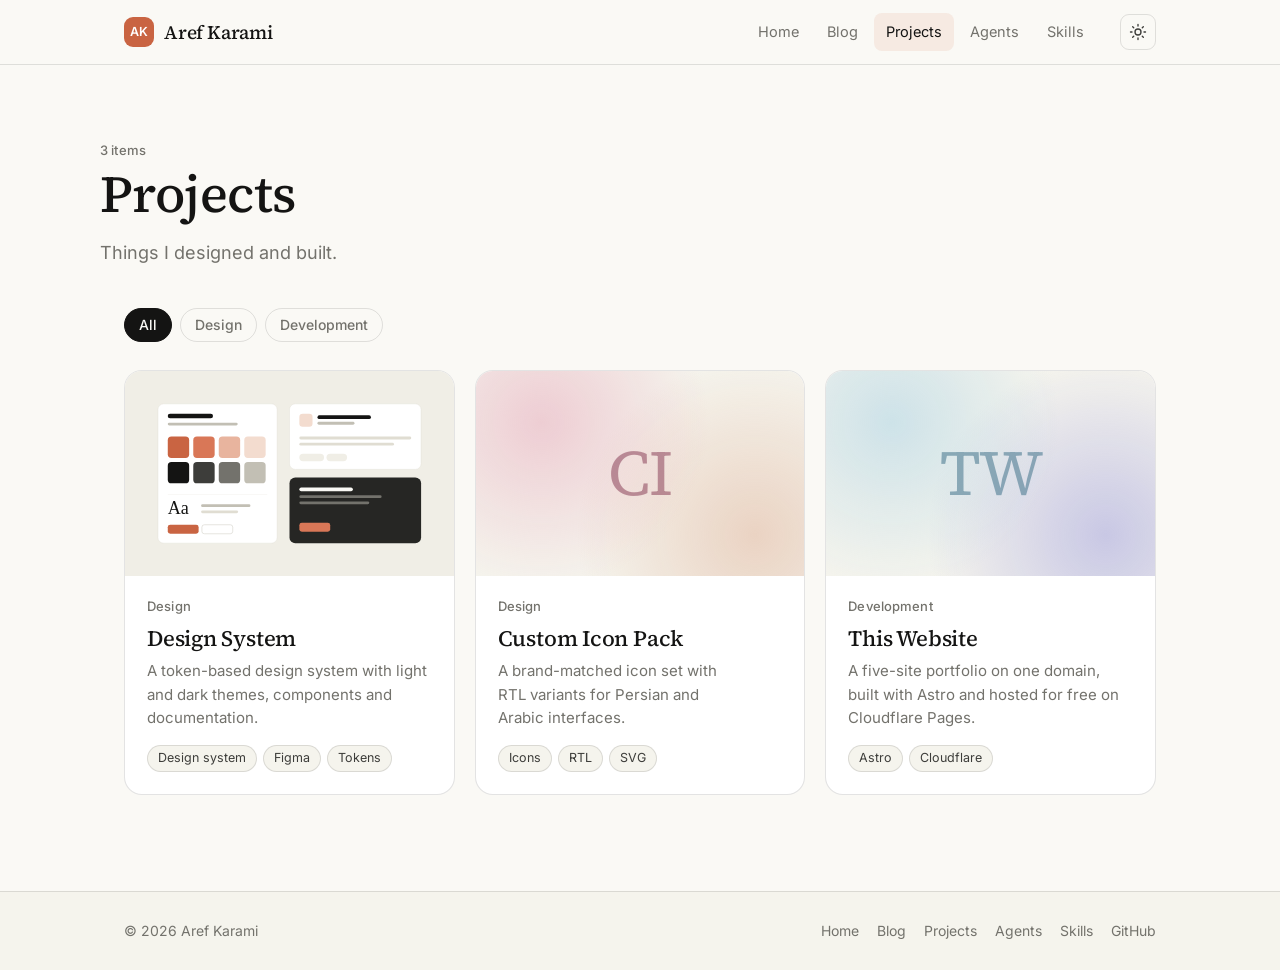
<file: index.html>
<!DOCTYPE html><html lang="en"><head><meta charset="utf-8"><meta name="viewport" content="width=device-width, initial-scale=1"><title>Projects · Aref Karami</title><meta name="description" content="Things I designed and built."><link rel="canonical" href="https://projects.arefkarami.ir/"><link rel="icon" href="/favicon.svg" type="image/svg+xml"><meta property="og:title" content="Projects · Aref Karami"><meta property="og:description" content="Things I designed and built."><meta property="og:url" content="https://projects.arefkarami.ir/"><meta property="og:type" content="website"><meta name="theme-color" content="#faf9f5" media="(prefers-color-scheme: light)"><meta name="theme-color" content="#262624" media="(prefers-color-scheme: dark)"><script>
      // Theme is stored in a cookie on the parent domain, so all subdomains share it.
      (function () {
        var m = document.cookie.match(/(?:^|; )theme=(light|dark)/);
        var t = m ? m[1] : matchMedia('(prefers-color-scheme: dark)').matches ? 'dark' : 'light';
        document.documentElement.dataset.theme = t;
      })();
    </script><link rel="stylesheet" href="/_astro/utils.BnYtddDn.css"><style>.card[data-astro-cid-bjpizn4h]{background:var(--surface);border:1px solid var(--border);border-radius:var(--radius-lg);flex-direction:column;transition:border-color .2s,box-shadow .2s,transform .2s;display:flex;overflow:hidden}.card[data-astro-cid-bjpizn4h]:hover{border-color:var(--border-strong);box-shadow:var(--shadow);transform:translateY(-2px)}.body[data-astro-cid-bjpizn4h]{flex-direction:column;flex:1;gap:8px;padding:20px 22px 22px;display:flex}h3[data-astro-cid-bjpizn4h]{font-size:22px}p[data-astro-cid-bjpizn4h]{color:var(--muted);font-size:15px;line-height:1.55}.tags[data-astro-cid-bjpizn4h]{flex-wrap:wrap;gap:6px;margin-top:auto;padding-top:8px;display:flex}.grid[data-astro-cid-a53tcyy4]{grid-template-columns:repeat(auto-fill,minmax(min(100%,320px),1fr));gap:20px;display:grid}.grid[data-astro-cid-a53tcyy4]>div[data-astro-cid-a53tcyy4]{display:flex}.grid[data-astro-cid-a53tcyy4]>div[data-astro-cid-a53tcyy4]>*{flex:1}.grid[data-astro-cid-a53tcyy4]>div[data-astro-cid-a53tcyy4][hidden]{display:none}.filters[data-astro-cid-a53tcyy4]{flex-wrap:wrap;gap:8px;margin-bottom:28px;display:flex}.filters[data-astro-cid-a53tcyy4] button[data-astro-cid-a53tcyy4]{font:500 14px/1 var(--sans);border:1px solid var(--border);color:var(--muted);cursor:pointer;background:0 0;border-radius:999px;padding:9px 14px}.filters[data-astro-cid-a53tcyy4] button[data-astro-cid-a53tcyy4]:hover{color:var(--text);border-color:var(--border-strong)}.filters[data-astro-cid-a53tcyy4] button[data-astro-cid-a53tcyy4][aria-pressed=true]{background:var(--text);color:var(--bg);border-color:var(--text)}
</style></head><body><header class="header" data-astro-cid-v7r2cqrx><div class="wrap bar" data-astro-cid-v7r2cqrx><a class="brand" href="https://arefkarami.ir/" data-astro-cid-v7r2cqrx><span class="mark" aria-hidden="true" data-astro-cid-v7r2cqrx>AK</span><span class="name" data-astro-cid-v7r2cqrx>Aref Karami</span></a><nav class="nav" aria-label="Sites" data-astro-cid-v7r2cqrx><a href="https://arefkarami.ir/" data-astro-cid-v7r2cqrx>Home</a><a href="https://blog.arefkarami.ir/" data-astro-cid-v7r2cqrx>Blog</a><a href="https://projects.arefkarami.ir/" aria-current="page" data-astro-cid-v7r2cqrx>Projects</a><a href="https://agents.arefkarami.ir/" data-astro-cid-v7r2cqrx>Agents</a><a href="https://skills.arefkarami.ir/" data-astro-cid-v7r2cqrx>Skills</a></nav><button class="theme" type="button" aria-label="Toggle dark mode" data-theme-toggle data-astro-cid-v7r2cqrx><svg class="sun" viewBox="0 0 24 24" width="18" height="18" fill="none" stroke="currentColor" stroke-width="1.8" stroke-linecap="round" data-astro-cid-v7r2cqrx><circle cx="12" cy="12" r="4" data-astro-cid-v7r2cqrx></circle><path d="M12 2v2M12 20v2M4.9 4.9l1.4 1.4M17.7 17.7l1.4 1.4M2 12h2M20 12h2M4.9 19.1l1.4-1.4M17.7 6.3l1.4-1.4" data-astro-cid-v7r2cqrx></path></svg><svg class="moon" viewBox="0 0 24 24" width="18" height="18" fill="none" stroke="currentColor" stroke-width="1.8" stroke-linejoin="round" data-astro-cid-v7r2cqrx><path d="M20.5 14.5A8.5 8.5 0 0 1 9.5 3.5a8.5 8.5 0 1 0 11 11Z" data-astro-cid-v7r2cqrx></path></svg></button></div></header><script type="module">document.querySelector(`[data-theme-toggle]`)?.addEventListener(`click`,()=>{let e=document.documentElement.dataset.theme===`dark`?`light`:`dark`;document.documentElement.dataset.theme=e;let t=location.hostname.endsWith(`arefkarami.ir`)?`; domain=.arefkarami.ir`:``;document.cookie=`theme=${e}; path=/; max-age=31536000; samesite=lax${t}`});</script><main><section class="wrap page-head" data-astro-cid-a53tcyy4><span class="eyebrow" data-astro-cid-a53tcyy4>3 items</span><h1 data-astro-cid-a53tcyy4>Projects</h1><p data-astro-cid-a53tcyy4>Things I designed and built.</p></section><section class="wrap" data-astro-cid-a53tcyy4><div class="filters" role="group" aria-label="Filter by category" data-astro-cid-a53tcyy4><button type="button" aria-pressed="true" data-filter="" data-astro-cid-a53tcyy4>All</button><button type="button" aria-pressed="false" data-filter="Design" data-astro-cid-a53tcyy4>Design</button><button type="button" aria-pressed="false" data-filter="Development" data-astro-cid-a53tcyy4>Development</button></div><div class="grid" data-astro-cid-a53tcyy4><div data-category="Design" data-astro-cid-a53tcyy4><a class="card" href="/design-system/" data-astro-cid-bjpizn4h><div class="cover" style="--h:200" data-astro-cid-2if2at3f><img src="/_astro/design-system.lhpEWJeh_1mV9xe.svg" srcset="/_astro/design-system.lhpEWJeh_ZNM71I.svg 480w, /_astro/design-system.lhpEWJeh_206BkE.svg 800w, /_astro/design-system.lhpEWJeh_Zj8UVB.svg 1200w" alt sizes="(max-width: 700px) 100vw, 540px" loading="lazy" data-astro-cid-2if2at3f="true" decoding="async" width="1600" height="1000"></div><div class="body" data-astro-cid-bjpizn4h><span class="eyebrow" data-astro-cid-bjpizn4h>Design</span><h3 data-astro-cid-bjpizn4h>Design System</h3><p data-astro-cid-bjpizn4h>A token-based design system with light and dark themes, components and documentation.</p><div class="tags" data-astro-cid-bjpizn4h><span class="tag" data-astro-cid-bjpizn4h>Design system</span><span class="tag" data-astro-cid-bjpizn4h>Figma</span><span class="tag" data-astro-cid-bjpizn4h>Tokens</span></div></div></a></div><div data-category="Design" data-astro-cid-a53tcyy4><a class="card" href="/icon-pack/" data-astro-cid-bjpizn4h><div class="cover" style="--h:340" data-astro-cid-2if2at3f><div class="gen" aria-hidden="true" data-astro-cid-2if2at3f><span data-astro-cid-2if2at3f>CI</span></div></div><div class="body" data-astro-cid-bjpizn4h><span class="eyebrow" data-astro-cid-bjpizn4h>Design</span><h3 data-astro-cid-bjpizn4h>Custom Icon Pack</h3><p data-astro-cid-bjpizn4h>A brand-matched icon set with RTL variants for Persian and Arabic interfaces.</p><div class="tags" data-astro-cid-bjpizn4h><span class="tag" data-astro-cid-bjpizn4h>Icons</span><span class="tag" data-astro-cid-bjpizn4h>RTL</span><span class="tag" data-astro-cid-bjpizn4h>SVG</span></div></div></a></div><div data-category="Development" data-astro-cid-a53tcyy4><a class="card" href="/portfolio-site/" data-astro-cid-bjpizn4h><div class="cover" style="--h:200" data-astro-cid-2if2at3f><div class="gen" aria-hidden="true" data-astro-cid-2if2at3f><span data-astro-cid-2if2at3f>TW</span></div></div><div class="body" data-astro-cid-bjpizn4h><span class="eyebrow" data-astro-cid-bjpizn4h>Development</span><h3 data-astro-cid-bjpizn4h>This Website</h3><p data-astro-cid-bjpizn4h>A five-site portfolio on one domain, built with Astro and hosted for free on Cloudflare Pages.</p><div class="tags" data-astro-cid-bjpizn4h><span class="tag" data-astro-cid-bjpizn4h>Astro</span><span class="tag" data-astro-cid-bjpizn4h>Cloudflare</span></div></div></a></div></div></section></main><footer class="footer" data-astro-cid-bmedpnj6><div class="wrap row" data-astro-cid-bmedpnj6><p class="copy" data-astro-cid-bmedpnj6>© 2026 Aref Karami</p><nav aria-label="Footer" data-astro-cid-bmedpnj6><a href="https://arefkarami.ir/" data-astro-cid-bmedpnj6>Home</a><a href="https://blog.arefkarami.ir/" data-astro-cid-bmedpnj6>Blog</a><a href="https://projects.arefkarami.ir/" data-astro-cid-bmedpnj6>Projects</a><a href="https://agents.arefkarami.ir/" data-astro-cid-bmedpnj6>Agents</a><a href="https://skills.arefkarami.ir/" data-astro-cid-bmedpnj6>Skills</a><a href="https://github.com/Aref-karami" rel="me noopener" target="_blank" data-astro-cid-bmedpnj6>GitHub</a></nav></div></footer></body></html><script type="module">var e=document.querySelectorAll(`[data-filter]`),t=document.querySelectorAll(`[data-category]`);e.forEach(n=>n.addEventListener(`click`,()=>{let r=n.dataset.filter;e.forEach(e=>e.setAttribute(`aria-pressed`,String(e===n))),t.forEach(e=>e.hidden=!!r&&e.dataset.category!==r)}));</script>
</file>
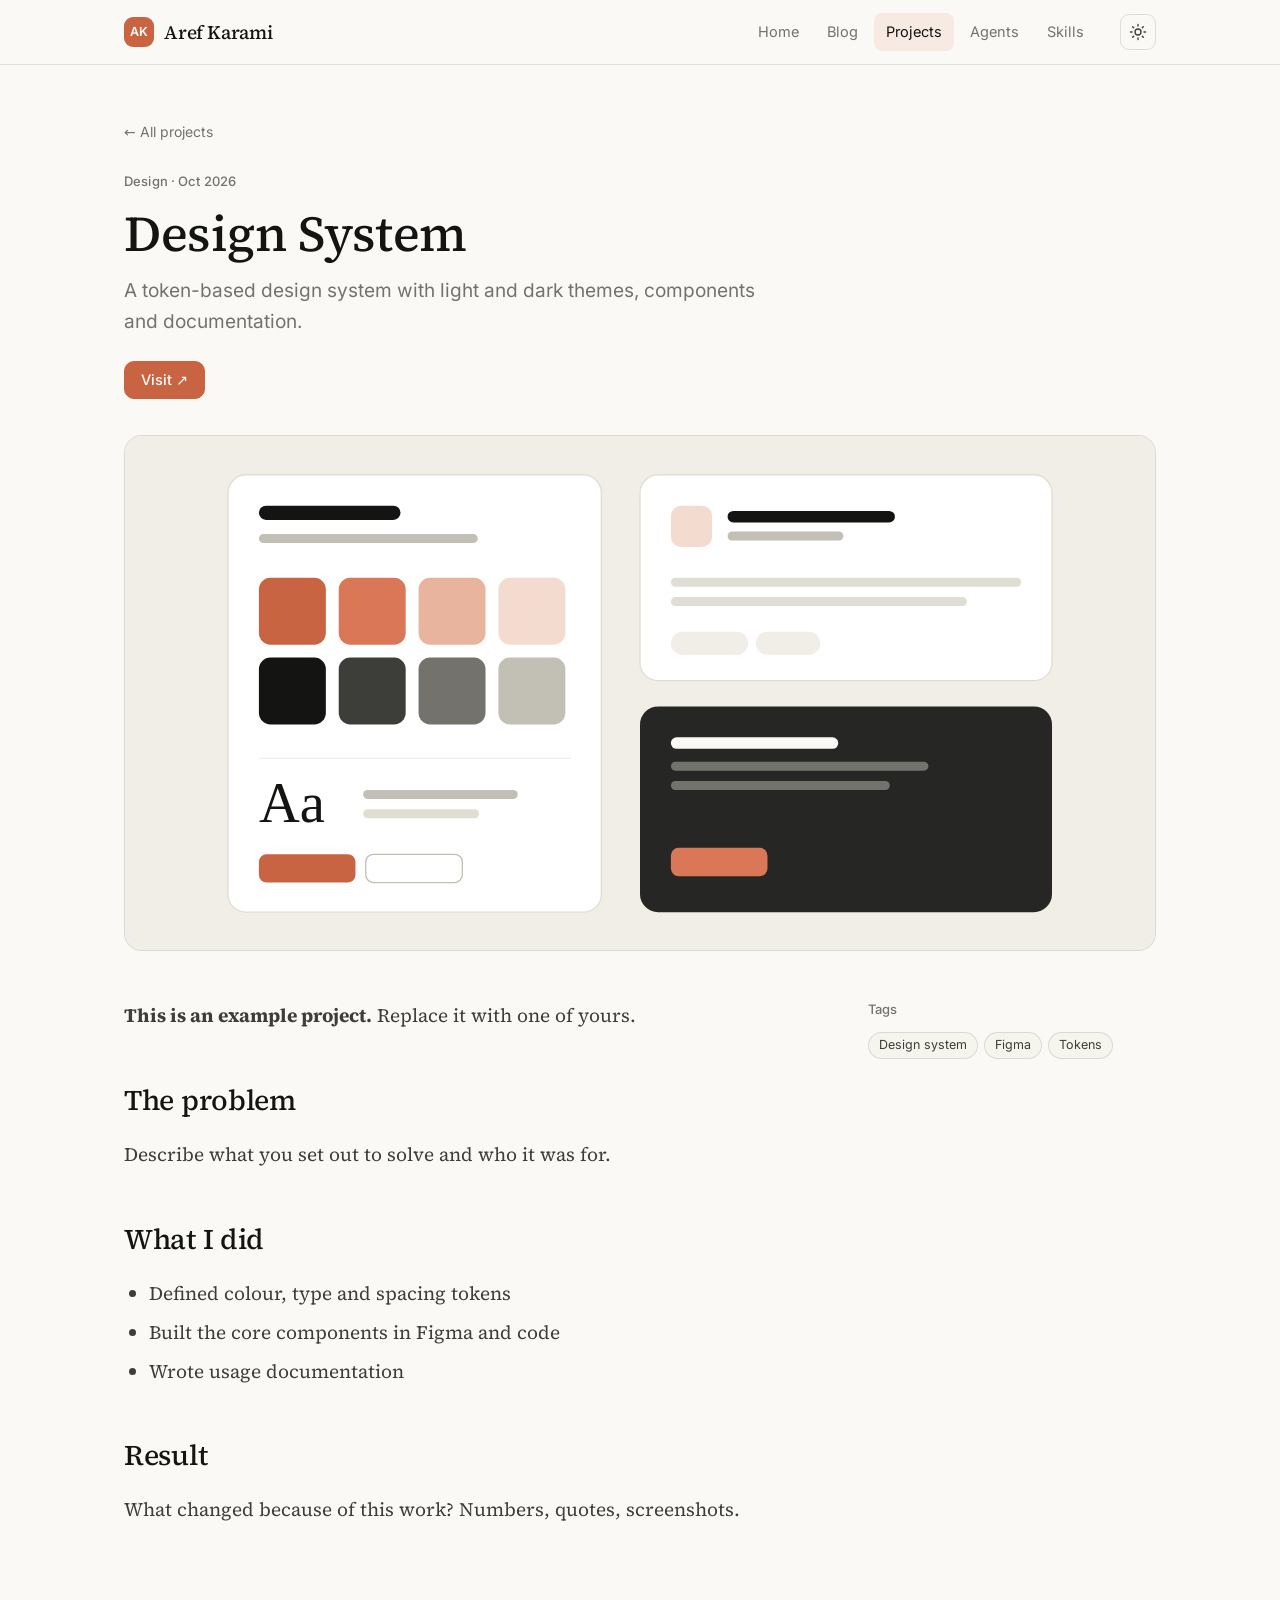
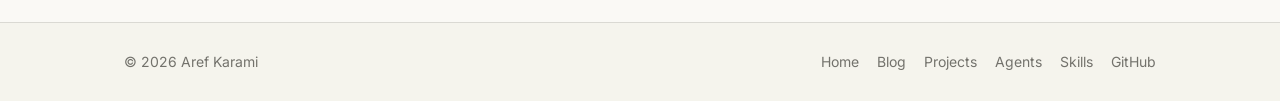
<file: design-system/index.html>
<!DOCTYPE html><html lang="en"><head><meta charset="utf-8"><meta name="viewport" content="width=device-width, initial-scale=1"><title>Design System · Aref Karami</title><meta name="description" content="A token-based design system with light and dark themes, components and documentation."><link rel="canonical" href="https://projects.arefkarami.ir/design-system/"><link rel="icon" href="/favicon.svg" type="image/svg+xml"><meta property="og:title" content="Design System · Aref Karami"><meta property="og:description" content="A token-based design system with light and dark themes, components and documentation."><meta property="og:url" content="https://projects.arefkarami.ir/design-system/"><meta property="og:type" content="website"><meta name="theme-color" content="#faf9f5" media="(prefers-color-scheme: light)"><meta name="theme-color" content="#262624" media="(prefers-color-scheme: dark)"><script>
      // Theme is stored in a cookie on the parent domain, so all subdomains share it.
      (function () {
        var m = document.cookie.match(/(?:^|; )theme=(light|dark)/);
        var t = m ? m[1] : matchMedia('(prefers-color-scheme: dark)').matches ? 'dark' : 'light';
        document.documentElement.dataset.theme = t;
      })();
    </script><link rel="stylesheet" href="/_astro/utils.BnYtddDn.css"><style>.head[data-astro-cid-rktipnx4]{flex-direction:column;gap:12px;max-width:760px;padding:56px 0 36px;display:flex}.back[data-astro-cid-rktipnx4]{color:var(--muted);margin-bottom:16px;font-size:14px}.back[data-astro-cid-rktipnx4]:hover{color:var(--accent)}h1[data-astro-cid-rktipnx4]{font-size:clamp(34px,5.5vw,50px)}.lead[data-astro-cid-rktipnx4]{color:var(--muted);font-size:19px}.actions[data-astro-cid-rktipnx4]{flex-wrap:wrap;gap:10px;margin-top:12px;display:flex}.head[data-astro-cid-rktipnx4]+.hero{border-radius:var(--radius-lg);border:1px solid var(--border);aspect-ratio:16/8;margin-bottom:48px}.layout[data-astro-cid-rktipnx4]{grid-template-columns:minmax(0, var(--prose)) 1fr;align-items:start;gap:64px;display:grid}aside[data-astro-cid-rktipnx4]{flex-direction:column;gap:12px;display:flex;position:sticky;top:96px}.tags[data-astro-cid-rktipnx4]{flex-wrap:wrap;gap:6px;display:flex}@media (width<=860px){.layout[data-astro-cid-rktipnx4]{grid-template-columns:1fr;gap:40px}aside[data-astro-cid-rktipnx4]{order:-1;position:static}}
</style></head><body><header class="header" data-astro-cid-v7r2cqrx><div class="wrap bar" data-astro-cid-v7r2cqrx><a class="brand" href="https://arefkarami.ir/" data-astro-cid-v7r2cqrx><span class="mark" aria-hidden="true" data-astro-cid-v7r2cqrx>AK</span><span class="name" data-astro-cid-v7r2cqrx>Aref Karami</span></a><nav class="nav" aria-label="Sites" data-astro-cid-v7r2cqrx><a href="https://arefkarami.ir/" data-astro-cid-v7r2cqrx>Home</a><a href="https://blog.arefkarami.ir/" data-astro-cid-v7r2cqrx>Blog</a><a href="https://projects.arefkarami.ir/" aria-current="page" data-astro-cid-v7r2cqrx>Projects</a><a href="https://agents.arefkarami.ir/" data-astro-cid-v7r2cqrx>Agents</a><a href="https://skills.arefkarami.ir/" data-astro-cid-v7r2cqrx>Skills</a></nav><button class="theme" type="button" aria-label="Toggle dark mode" data-theme-toggle data-astro-cid-v7r2cqrx><svg class="sun" viewBox="0 0 24 24" width="18" height="18" fill="none" stroke="currentColor" stroke-width="1.8" stroke-linecap="round" data-astro-cid-v7r2cqrx><circle cx="12" cy="12" r="4" data-astro-cid-v7r2cqrx></circle><path d="M12 2v2M12 20v2M4.9 4.9l1.4 1.4M17.7 17.7l1.4 1.4M2 12h2M20 12h2M4.9 19.1l1.4-1.4M17.7 6.3l1.4-1.4" data-astro-cid-v7r2cqrx></path></svg><svg class="moon" viewBox="0 0 24 24" width="18" height="18" fill="none" stroke="currentColor" stroke-width="1.8" stroke-linejoin="round" data-astro-cid-v7r2cqrx><path d="M20.5 14.5A8.5 8.5 0 0 1 9.5 3.5a8.5 8.5 0 1 0 11 11Z" data-astro-cid-v7r2cqrx></path></svg></button></div></header><script type="module">document.querySelector(`[data-theme-toggle]`)?.addEventListener(`click`,()=>{let e=document.documentElement.dataset.theme===`dark`?`light`:`dark`;document.documentElement.dataset.theme=e;let t=location.hostname.endsWith(`arefkarami.ir`)?`; domain=.arefkarami.ir`:``;document.cookie=`theme=${e}; path=/; max-age=31536000; samesite=lax${t}`});</script><main><article class="wrap" data-astro-cid-rktipnx4><header class="head" data-astro-cid-rktipnx4><a class="back" href="/" data-astro-cid-rktipnx4>← All projects</a><span class="eyebrow" data-astro-cid-rktipnx4>Design · Oct 2026</span><h1 data-astro-cid-rktipnx4>Design System</h1><p class="lead" data-astro-cid-rktipnx4>A token-based design system with light and dark themes, components and documentation.</p><div class="actions" data-astro-cid-rktipnx4><a class="btn btn--primary" href="https://example.com" target="_blank" rel="noopener" data-astro-cid-rktipnx4>Visit ↗</a></div></header><div class="cover hero" style="--h:200" data-astro-cid-2if2at3f><img src="/_astro/design-system.lhpEWJeh_1mV9xe.svg" srcset="/_astro/design-system.lhpEWJeh_ZNM71I.svg 480w, /_astro/design-system.lhpEWJeh_206BkE.svg 800w, /_astro/design-system.lhpEWJeh_Zj8UVB.svg 1200w" alt sizes="(max-width: 700px) 100vw, 540px" loading="eager" data-astro-cid-2if2at3f="true" decoding="async" width="1600" height="1000"></div><div class="layout" data-astro-cid-rktipnx4><div class="prose" data-astro-cid-rktipnx4><p><strong>This is an example project.</strong> Replace it with one of yours.</p>
<h2 id="the-problem">The problem</h2>
<p>Describe what you set out to solve and who it was for.</p>
<h2 id="what-i-did">What I did</h2>
<ul>
<li>Defined colour, type and spacing tokens</li>
<li>Built the core components in Figma and code</li>
<li>Wrote usage documentation</li>
</ul>
<h2 id="result">Result</h2>
<p>What changed because of this work? Numbers, quotes, screenshots.</p>
</div><aside data-astro-cid-rktipnx4><span class="eyebrow" data-astro-cid-rktipnx4>Tags</span><div class="tags" data-astro-cid-rktipnx4><span class="tag" data-astro-cid-rktipnx4>Design system</span><span class="tag" data-astro-cid-rktipnx4>Figma</span><span class="tag" data-astro-cid-rktipnx4>Tokens</span></div></aside></div></article></main><footer class="footer" data-astro-cid-bmedpnj6><div class="wrap row" data-astro-cid-bmedpnj6><p class="copy" data-astro-cid-bmedpnj6>© 2026 Aref Karami</p><nav aria-label="Footer" data-astro-cid-bmedpnj6><a href="https://arefkarami.ir/" data-astro-cid-bmedpnj6>Home</a><a href="https://blog.arefkarami.ir/" data-astro-cid-bmedpnj6>Blog</a><a href="https://projects.arefkarami.ir/" data-astro-cid-bmedpnj6>Projects</a><a href="https://agents.arefkarami.ir/" data-astro-cid-bmedpnj6>Agents</a><a href="https://skills.arefkarami.ir/" data-astro-cid-bmedpnj6>Skills</a><a href="https://github.com/Aref-karami" rel="me noopener" target="_blank" data-astro-cid-bmedpnj6>GitHub</a></nav></div></footer></body></html>
</file>
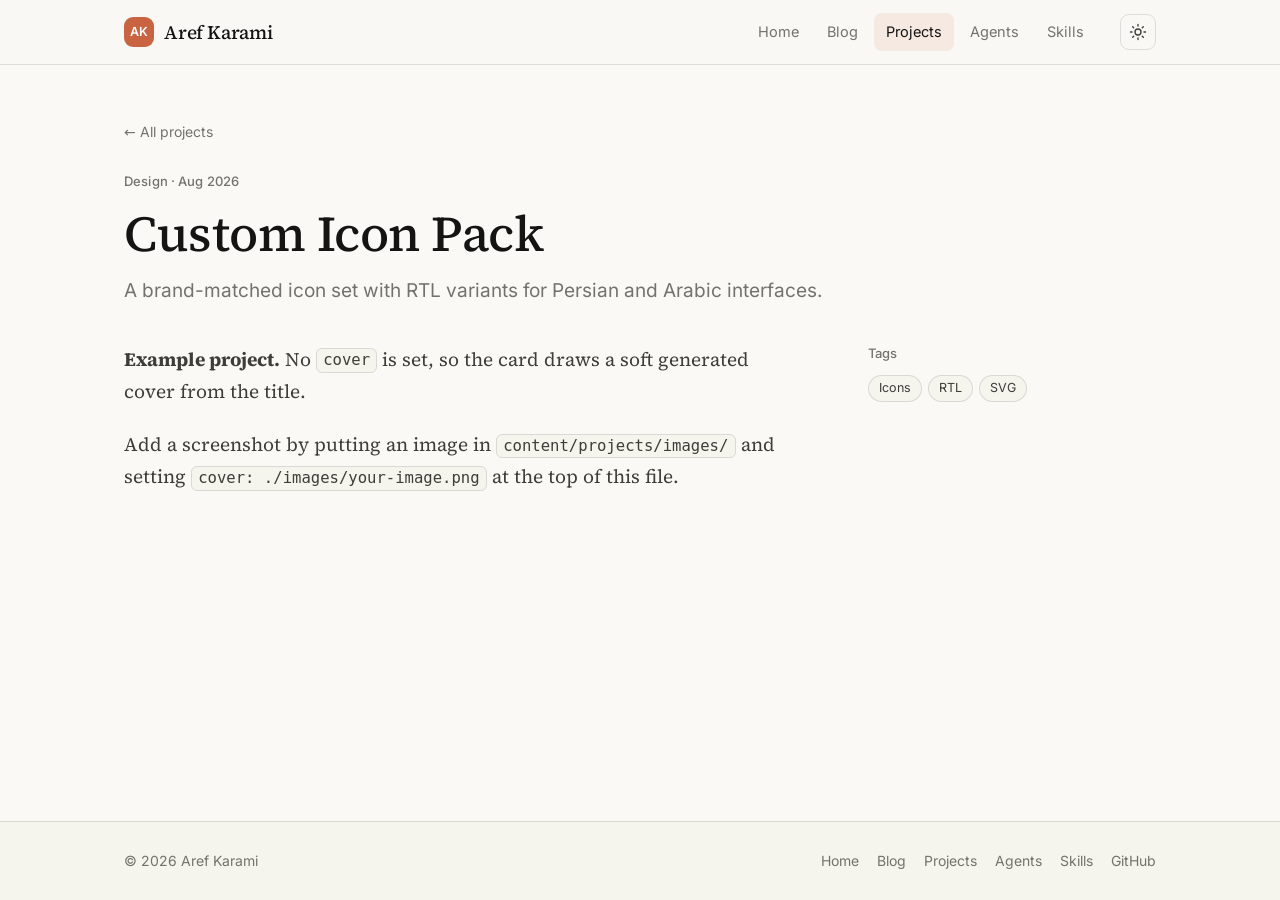
<file: icon-pack/index.html>
<!DOCTYPE html><html lang="en"><head><meta charset="utf-8"><meta name="viewport" content="width=device-width, initial-scale=1"><title>Custom Icon Pack · Aref Karami</title><meta name="description" content="A brand-matched icon set with RTL variants for Persian and Arabic interfaces."><link rel="canonical" href="https://projects.arefkarami.ir/icon-pack/"><link rel="icon" href="/favicon.svg" type="image/svg+xml"><meta property="og:title" content="Custom Icon Pack · Aref Karami"><meta property="og:description" content="A brand-matched icon set with RTL variants for Persian and Arabic interfaces."><meta property="og:url" content="https://projects.arefkarami.ir/icon-pack/"><meta property="og:type" content="website"><meta name="theme-color" content="#faf9f5" media="(prefers-color-scheme: light)"><meta name="theme-color" content="#262624" media="(prefers-color-scheme: dark)"><script>
      // Theme is stored in a cookie on the parent domain, so all subdomains share it.
      (function () {
        var m = document.cookie.match(/(?:^|; )theme=(light|dark)/);
        var t = m ? m[1] : matchMedia('(prefers-color-scheme: dark)').matches ? 'dark' : 'light';
        document.documentElement.dataset.theme = t;
      })();
    </script><link rel="stylesheet" href="/_astro/utils.BnYtddDn.css"><style>.head[data-astro-cid-rktipnx4]{flex-direction:column;gap:12px;max-width:760px;padding:56px 0 36px;display:flex}.back[data-astro-cid-rktipnx4]{color:var(--muted);margin-bottom:16px;font-size:14px}.back[data-astro-cid-rktipnx4]:hover{color:var(--accent)}h1[data-astro-cid-rktipnx4]{font-size:clamp(34px,5.5vw,50px)}.lead[data-astro-cid-rktipnx4]{color:var(--muted);font-size:19px}.actions[data-astro-cid-rktipnx4]{flex-wrap:wrap;gap:10px;margin-top:12px;display:flex}.head[data-astro-cid-rktipnx4]+.hero{border-radius:var(--radius-lg);border:1px solid var(--border);aspect-ratio:16/8;margin-bottom:48px}.layout[data-astro-cid-rktipnx4]{grid-template-columns:minmax(0, var(--prose)) 1fr;align-items:start;gap:64px;display:grid}aside[data-astro-cid-rktipnx4]{flex-direction:column;gap:12px;display:flex;position:sticky;top:96px}.tags[data-astro-cid-rktipnx4]{flex-wrap:wrap;gap:6px;display:flex}@media (width<=860px){.layout[data-astro-cid-rktipnx4]{grid-template-columns:1fr;gap:40px}aside[data-astro-cid-rktipnx4]{order:-1;position:static}}
</style></head><body><header class="header" data-astro-cid-v7r2cqrx><div class="wrap bar" data-astro-cid-v7r2cqrx><a class="brand" href="https://arefkarami.ir/" data-astro-cid-v7r2cqrx><span class="mark" aria-hidden="true" data-astro-cid-v7r2cqrx>AK</span><span class="name" data-astro-cid-v7r2cqrx>Aref Karami</span></a><nav class="nav" aria-label="Sites" data-astro-cid-v7r2cqrx><a href="https://arefkarami.ir/" data-astro-cid-v7r2cqrx>Home</a><a href="https://blog.arefkarami.ir/" data-astro-cid-v7r2cqrx>Blog</a><a href="https://projects.arefkarami.ir/" aria-current="page" data-astro-cid-v7r2cqrx>Projects</a><a href="https://agents.arefkarami.ir/" data-astro-cid-v7r2cqrx>Agents</a><a href="https://skills.arefkarami.ir/" data-astro-cid-v7r2cqrx>Skills</a></nav><button class="theme" type="button" aria-label="Toggle dark mode" data-theme-toggle data-astro-cid-v7r2cqrx><svg class="sun" viewBox="0 0 24 24" width="18" height="18" fill="none" stroke="currentColor" stroke-width="1.8" stroke-linecap="round" data-astro-cid-v7r2cqrx><circle cx="12" cy="12" r="4" data-astro-cid-v7r2cqrx></circle><path d="M12 2v2M12 20v2M4.9 4.9l1.4 1.4M17.7 17.7l1.4 1.4M2 12h2M20 12h2M4.9 19.1l1.4-1.4M17.7 6.3l1.4-1.4" data-astro-cid-v7r2cqrx></path></svg><svg class="moon" viewBox="0 0 24 24" width="18" height="18" fill="none" stroke="currentColor" stroke-width="1.8" stroke-linejoin="round" data-astro-cid-v7r2cqrx><path d="M20.5 14.5A8.5 8.5 0 0 1 9.5 3.5a8.5 8.5 0 1 0 11 11Z" data-astro-cid-v7r2cqrx></path></svg></button></div></header><script type="module">document.querySelector(`[data-theme-toggle]`)?.addEventListener(`click`,()=>{let e=document.documentElement.dataset.theme===`dark`?`light`:`dark`;document.documentElement.dataset.theme=e;let t=location.hostname.endsWith(`arefkarami.ir`)?`; domain=.arefkarami.ir`:``;document.cookie=`theme=${e}; path=/; max-age=31536000; samesite=lax${t}`});</script><main><article class="wrap" data-astro-cid-rktipnx4><header class="head" data-astro-cid-rktipnx4><a class="back" href="/" data-astro-cid-rktipnx4>← All projects</a><span class="eyebrow" data-astro-cid-rktipnx4>Design · Aug 2026</span><h1 data-astro-cid-rktipnx4>Custom Icon Pack</h1><p class="lead" data-astro-cid-rktipnx4>A brand-matched icon set with RTL variants for Persian and Arabic interfaces.</p></header><div class="layout" data-astro-cid-rktipnx4><div class="prose" data-astro-cid-rktipnx4><p><strong>Example project.</strong> No <code>cover</code> is set, so the card draws a soft generated cover from the title.</p>
<p>Add a screenshot by putting an image in <code>content/projects/images/</code> and setting
<code>cover: ./images/your-image.png</code> at the top of this file.</p>
</div><aside data-astro-cid-rktipnx4><span class="eyebrow" data-astro-cid-rktipnx4>Tags</span><div class="tags" data-astro-cid-rktipnx4><span class="tag" data-astro-cid-rktipnx4>Icons</span><span class="tag" data-astro-cid-rktipnx4>RTL</span><span class="tag" data-astro-cid-rktipnx4>SVG</span></div></aside></div></article></main><footer class="footer" data-astro-cid-bmedpnj6><div class="wrap row" data-astro-cid-bmedpnj6><p class="copy" data-astro-cid-bmedpnj6>© 2026 Aref Karami</p><nav aria-label="Footer" data-astro-cid-bmedpnj6><a href="https://arefkarami.ir/" data-astro-cid-bmedpnj6>Home</a><a href="https://blog.arefkarami.ir/" data-astro-cid-bmedpnj6>Blog</a><a href="https://projects.arefkarami.ir/" data-astro-cid-bmedpnj6>Projects</a><a href="https://agents.arefkarami.ir/" data-astro-cid-bmedpnj6>Agents</a><a href="https://skills.arefkarami.ir/" data-astro-cid-bmedpnj6>Skills</a><a href="https://github.com/Aref-karami" rel="me noopener" target="_blank" data-astro-cid-bmedpnj6>GitHub</a></nav></div></footer></body></html>
</file>
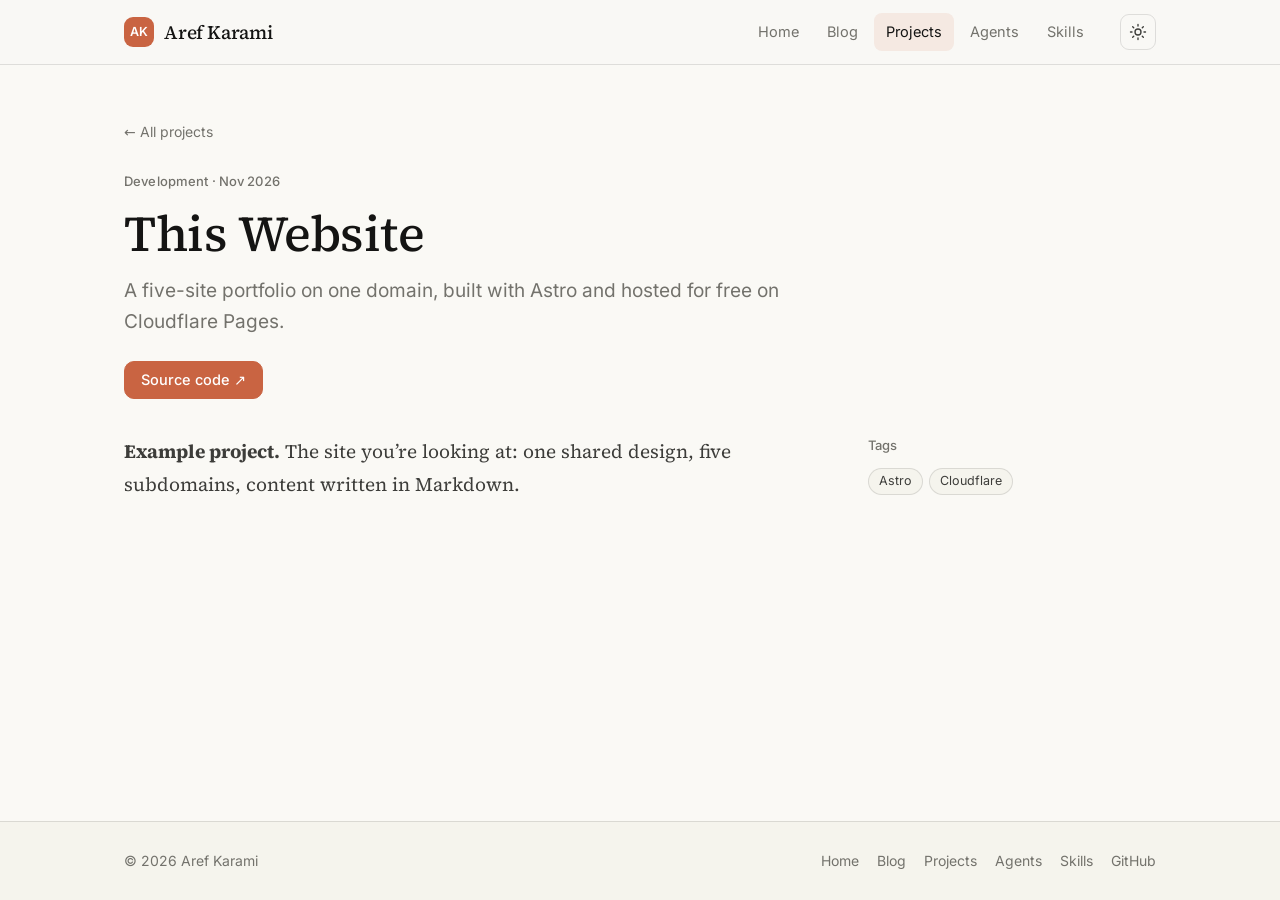
<file: portfolio-site/index.html>
<!DOCTYPE html><html lang="en"><head><meta charset="utf-8"><meta name="viewport" content="width=device-width, initial-scale=1"><title>This Website · Aref Karami</title><meta name="description" content="A five-site portfolio on one domain, built with Astro and hosted for free on Cloudflare Pages."><link rel="canonical" href="https://projects.arefkarami.ir/portfolio-site/"><link rel="icon" href="/favicon.svg" type="image/svg+xml"><meta property="og:title" content="This Website · Aref Karami"><meta property="og:description" content="A five-site portfolio on one domain, built with Astro and hosted for free on Cloudflare Pages."><meta property="og:url" content="https://projects.arefkarami.ir/portfolio-site/"><meta property="og:type" content="website"><meta name="theme-color" content="#faf9f5" media="(prefers-color-scheme: light)"><meta name="theme-color" content="#262624" media="(prefers-color-scheme: dark)"><script>
      // Theme is stored in a cookie on the parent domain, so all subdomains share it.
      (function () {
        var m = document.cookie.match(/(?:^|; )theme=(light|dark)/);
        var t = m ? m[1] : matchMedia('(prefers-color-scheme: dark)').matches ? 'dark' : 'light';
        document.documentElement.dataset.theme = t;
      })();
    </script><link rel="stylesheet" href="/_astro/utils.BnYtddDn.css"><style>.head[data-astro-cid-rktipnx4]{flex-direction:column;gap:12px;max-width:760px;padding:56px 0 36px;display:flex}.back[data-astro-cid-rktipnx4]{color:var(--muted);margin-bottom:16px;font-size:14px}.back[data-astro-cid-rktipnx4]:hover{color:var(--accent)}h1[data-astro-cid-rktipnx4]{font-size:clamp(34px,5.5vw,50px)}.lead[data-astro-cid-rktipnx4]{color:var(--muted);font-size:19px}.actions[data-astro-cid-rktipnx4]{flex-wrap:wrap;gap:10px;margin-top:12px;display:flex}.head[data-astro-cid-rktipnx4]+.hero{border-radius:var(--radius-lg);border:1px solid var(--border);aspect-ratio:16/8;margin-bottom:48px}.layout[data-astro-cid-rktipnx4]{grid-template-columns:minmax(0, var(--prose)) 1fr;align-items:start;gap:64px;display:grid}aside[data-astro-cid-rktipnx4]{flex-direction:column;gap:12px;display:flex;position:sticky;top:96px}.tags[data-astro-cid-rktipnx4]{flex-wrap:wrap;gap:6px;display:flex}@media (width<=860px){.layout[data-astro-cid-rktipnx4]{grid-template-columns:1fr;gap:40px}aside[data-astro-cid-rktipnx4]{order:-1;position:static}}
</style></head><body><header class="header" data-astro-cid-v7r2cqrx><div class="wrap bar" data-astro-cid-v7r2cqrx><a class="brand" href="https://arefkarami.ir/" data-astro-cid-v7r2cqrx><span class="mark" aria-hidden="true" data-astro-cid-v7r2cqrx>AK</span><span class="name" data-astro-cid-v7r2cqrx>Aref Karami</span></a><nav class="nav" aria-label="Sites" data-astro-cid-v7r2cqrx><a href="https://arefkarami.ir/" data-astro-cid-v7r2cqrx>Home</a><a href="https://blog.arefkarami.ir/" data-astro-cid-v7r2cqrx>Blog</a><a href="https://projects.arefkarami.ir/" aria-current="page" data-astro-cid-v7r2cqrx>Projects</a><a href="https://agents.arefkarami.ir/" data-astro-cid-v7r2cqrx>Agents</a><a href="https://skills.arefkarami.ir/" data-astro-cid-v7r2cqrx>Skills</a></nav><button class="theme" type="button" aria-label="Toggle dark mode" data-theme-toggle data-astro-cid-v7r2cqrx><svg class="sun" viewBox="0 0 24 24" width="18" height="18" fill="none" stroke="currentColor" stroke-width="1.8" stroke-linecap="round" data-astro-cid-v7r2cqrx><circle cx="12" cy="12" r="4" data-astro-cid-v7r2cqrx></circle><path d="M12 2v2M12 20v2M4.9 4.9l1.4 1.4M17.7 17.7l1.4 1.4M2 12h2M20 12h2M4.9 19.1l1.4-1.4M17.7 6.3l1.4-1.4" data-astro-cid-v7r2cqrx></path></svg><svg class="moon" viewBox="0 0 24 24" width="18" height="18" fill="none" stroke="currentColor" stroke-width="1.8" stroke-linejoin="round" data-astro-cid-v7r2cqrx><path d="M20.5 14.5A8.5 8.5 0 0 1 9.5 3.5a8.5 8.5 0 1 0 11 11Z" data-astro-cid-v7r2cqrx></path></svg></button></div></header><script type="module">document.querySelector(`[data-theme-toggle]`)?.addEventListener(`click`,()=>{let e=document.documentElement.dataset.theme===`dark`?`light`:`dark`;document.documentElement.dataset.theme=e;let t=location.hostname.endsWith(`arefkarami.ir`)?`; domain=.arefkarami.ir`:``;document.cookie=`theme=${e}; path=/; max-age=31536000; samesite=lax${t}`});</script><main><article class="wrap" data-astro-cid-rktipnx4><header class="head" data-astro-cid-rktipnx4><a class="back" href="/" data-astro-cid-rktipnx4>← All projects</a><span class="eyebrow" data-astro-cid-rktipnx4>Development · Nov 2026</span><h1 data-astro-cid-rktipnx4>This Website</h1><p class="lead" data-astro-cid-rktipnx4>A five-site portfolio on one domain, built with Astro and hosted for free on Cloudflare Pages.</p><div class="actions" data-astro-cid-rktipnx4><a class="btn btn--primary" href="https://github.com/" target="_blank" rel="noopener" data-astro-cid-rktipnx4>Source code ↗</a></div></header><div class="layout" data-astro-cid-rktipnx4><div class="prose" data-astro-cid-rktipnx4><p><strong>Example project.</strong> The site you’re looking at: one shared design, five subdomains,
content written in Markdown.</p>
</div><aside data-astro-cid-rktipnx4><span class="eyebrow" data-astro-cid-rktipnx4>Tags</span><div class="tags" data-astro-cid-rktipnx4><span class="tag" data-astro-cid-rktipnx4>Astro</span><span class="tag" data-astro-cid-rktipnx4>Cloudflare</span></div></aside></div></article></main><footer class="footer" data-astro-cid-bmedpnj6><div class="wrap row" data-astro-cid-bmedpnj6><p class="copy" data-astro-cid-bmedpnj6>© 2026 Aref Karami</p><nav aria-label="Footer" data-astro-cid-bmedpnj6><a href="https://arefkarami.ir/" data-astro-cid-bmedpnj6>Home</a><a href="https://blog.arefkarami.ir/" data-astro-cid-bmedpnj6>Blog</a><a href="https://projects.arefkarami.ir/" data-astro-cid-bmedpnj6>Projects</a><a href="https://agents.arefkarami.ir/" data-astro-cid-bmedpnj6>Agents</a><a href="https://skills.arefkarami.ir/" data-astro-cid-bmedpnj6>Skills</a><a href="https://github.com/Aref-karami" rel="me noopener" target="_blank" data-astro-cid-bmedpnj6>GitHub</a></nav></div></footer></body></html>
</file>
<file: _astro/utils.BnYtddDn.css>
@font-face{font-family:"Source Serif 4 Variable";font-style:normal;font-display:swap;font-weight:200 900;src:url(/_astro/source-serif-4-cyrillic-ext-wght-normal.DHTKMUil.woff2)format("woff2-variations");unicode-range:U+460-52F,U+1C80-1C8A,U+20B4,U+2DE0-2DFF,U+A640-A69F,U+FE2E-FE2F}@font-face{font-family:"Source Serif 4 Variable";font-style:normal;font-display:swap;font-weight:200 900;src:url(/_astro/source-serif-4-cyrillic-wght-normal.B1g8a0vD.woff2)format("woff2-variations");unicode-range:U+301,U+400-45F,U+490-491,U+4B0-4B1,U+2116}@font-face{font-family:"Source Serif 4 Variable";font-style:normal;font-display:swap;font-weight:200 900;src:url(/_astro/source-serif-4-greek-wght-normal.BpXpdlRW.woff2)format("woff2-variations");unicode-range:U+370-377,U+37A-37F,U+384-38A,U+38C,U+38E-3A1,U+3A3-3FF}@font-face{font-family:"Source Serif 4 Variable";font-style:normal;font-display:swap;font-weight:200 900;src:url(/_astro/source-serif-4-vietnamese-wght-normal.BsaNuasd.woff2)format("woff2-variations");unicode-range:U+102-103,U+110-111,U+128-129,U+168-169,U+1A0-1A1,U+1AF-1B0,U+300-301,U+303-304,U+308-309,U+323,U+329,U+1EA0-1EF9,U+20AB}@font-face{font-family:"Source Serif 4 Variable";font-style:normal;font-display:swap;font-weight:200 900;src:url(/_astro/source-serif-4-latin-ext-wght-normal.BVZ5su8S.woff2)format("woff2-variations");unicode-range:U+100-2BA,U+2BD-2C5,U+2C7-2CC,U+2CE-2D7,U+2DD-2FF,U+304,U+308,U+329,U+1D00-1DBF,U+1E00-1E9F,U+1EF2-1EFF,U+2020,U+20A0-20AB,U+20AD-20C4,U+2113,U+2C60-2C7F,U+A720-A7FF}@font-face{font-family:"Source Serif 4 Variable";font-style:normal;font-display:swap;font-weight:200 900;src:url(/_astro/source-serif-4-latin-wght-normal.DMe4EKeb.woff2)format("woff2-variations");unicode-range:U+??,U+131,U+152-153,U+2BB-2BC,U+2C6,U+2DA,U+2DC,U+304,U+308,U+329,U+2000-206F,U+20AC,U+2122,U+2191,U+2193,U+2212,U+2215,U+FEFF,U+FFFD}@font-face{font-family:Inter Variable;font-style:normal;font-display:swap;font-weight:100 900;src:url(/_astro/inter-cyrillic-ext-wght-normal.BOeWTOD4.woff2)format("woff2-variations");unicode-range:U+460-52F,U+1C80-1C8A,U+20B4,U+2DE0-2DFF,U+A640-A69F,U+FE2E-FE2F}@font-face{font-family:Inter Variable;font-style:normal;font-display:swap;font-weight:100 900;src:url(/_astro/inter-cyrillic-wght-normal.DqGufNeO.woff2)format("woff2-variations");unicode-range:U+301,U+400-45F,U+490-491,U+4B0-4B1,U+2116}@font-face{font-family:Inter Variable;font-style:normal;font-display:swap;font-weight:100 900;src:url(/_astro/inter-greek-ext-wght-normal.DlzME5K_.woff2)format("woff2-variations");unicode-range:U+1F??}@font-face{font-family:Inter Variable;font-style:normal;font-display:swap;font-weight:100 900;src:url(/_astro/inter-greek-wght-normal.CkhJZR-_.woff2)format("woff2-variations");unicode-range:U+370-377,U+37A-37F,U+384-38A,U+38C,U+38E-3A1,U+3A3-3FF}@font-face{font-family:Inter Variable;font-style:normal;font-display:swap;font-weight:100 900;src:url(/_astro/inter-vietnamese-wght-normal.CBcvBZtf.woff2)format("woff2-variations");unicode-range:U+102-103,U+110-111,U+128-129,U+168-169,U+1A0-1A1,U+1AF-1B0,U+300-301,U+303-304,U+308-309,U+323,U+329,U+1EA0-1EF9,U+20AB}@font-face{font-family:Inter Variable;font-style:normal;font-display:swap;font-weight:100 900;src:url(/_astro/inter-latin-ext-wght-normal.DO1Apj_S.woff2)format("woff2-variations");unicode-range:U+100-2BA,U+2BD-2C5,U+2C7-2CC,U+2CE-2D7,U+2DD-2FF,U+304,U+308,U+329,U+1D00-1DBF,U+1E00-1E9F,U+1EF2-1EFF,U+2020,U+20A0-20AB,U+20AD-20C0,U+2113,U+2C60-2C7F,U+A720-A7FF}@font-face{font-family:Inter Variable;font-style:normal;font-display:swap;font-weight:100 900;src:url(/_astro/inter-latin-wght-normal.Dx4kXJAl.woff2)format("woff2-variations");unicode-range:U+??,U+131,U+152-153,U+2BB-2BC,U+2C6,U+2DA,U+2DC,U+304,U+308,U+329,U+2000-206F,U+20AC,U+2122,U+2191,U+2193,U+2212,U+2215,U+FEFF,U+FFFD}:root{--bg:#faf9f5;--bg-soft:#f5f4ed;--surface:#fff;--text:#141413;--text-2:#3d3d3a;--muted:#73726c;--border:#1f1e1d1f;--border-strong:#1f1e1d38;--accent:#c96442;--accent-hover:#b35637;--accent-soft:#c964421a;--on-accent:#fff;--shadow:0 1px 2px #1414130a, 0 4px 16px #1414130a;--serif:"Source Serif 4 Variable", "Iowan Old Style", Georgia, serif;--sans:"Inter Variable", system-ui, -apple-system, "Segoe UI", sans-serif;--mono:ui-monospace, "Cascadia Code", "SF Mono", Consolas, monospace;--radius:12px;--radius-lg:18px;--wrap:1080px;--prose:680px;color-scheme:light}:root[data-theme=dark]{--bg:#262624;--bg-soft:#1f1e1d;--surface:#30302e;--text:#faf9f5;--text-2:#dedcd1;--muted:#a3a197;--border:#dedcd11f;--border-strong:#dedcd13d;--accent:#d97757;--accent-hover:#e38b6d;--accent-soft:#d9775724;--on-accent:#1f1e1d;--shadow:0 1px 2px #0003, 0 6px 20px #0000002e;color-scheme:dark}*,:before,:after{box-sizing:border-box}html{-webkit-text-size-adjust:100%}body{background:var(--bg);color:var(--text);font-family:var(--sans);-webkit-font-smoothing:antialiased;flex-direction:column;min-height:100vh;margin:0;font-size:16px;line-height:1.6;display:flex}main{flex:1}h1,h2,h3,h4{font-family:var(--serif);letter-spacing:-.01em;text-wrap:balance;margin:0;font-weight:500;line-height:1.2}p{text-wrap:pretty;margin:0}a{color:inherit;text-decoration:none}img{max-width:100%;height:auto;display:block}::selection{background:var(--accent-soft)}:focus-visible{outline:2px solid var(--accent);outline-offset:3px;border-radius:6px}.wrap{width:100%;max-width:var(--wrap);margin-inline:auto;padding-inline:24px}@media (width<=600px){.wrap{padding-inline:16px}}.eyebrow{font-family:var(--sans);color:var(--muted);letter-spacing:.01em;font-size:13px;font-weight:500}.tag{background:var(--bg-soft);border:1px solid var(--border);color:var(--text-2);border-radius:999px;align-items:center;padding:6px 10px;font-size:12.5px;line-height:1;display:inline-flex}.btn{font:500 14.5px/1 var(--sans);border:1px solid var(--border-strong);background:var(--surface);color:var(--text);border-radius:10px;align-items:center;gap:8px;padding:11px 16px;transition:background .15s,border-color .15s,transform .15s;display:inline-flex}.btn:hover{background:var(--bg-soft)}.btn--primary{background:var(--accent);border-color:var(--accent);color:var(--on-accent)}.btn--primary:hover{background:var(--accent-hover);border-color:var(--accent-hover)}.page-head{padding:72px 0 40px}.page-head h1{font-size:clamp(36px,6vw,52px)}.page-head p{color:var(--muted);max-width:560px;margin-top:14px;font-size:18px}.empty{text-align:center;color:var(--muted);border:1px dashed var(--border-strong);border-radius:var(--radius-lg);padding:48px 24px}.prose{font-family:var(--serif);color:var(--text-2);max-width:var(--prose);font-size:19px;line-height:1.7}.prose>*+*{margin-top:1.1em}.prose h2{color:var(--text);margin-top:1.8em;font-size:1.5em}.prose h3{color:var(--text);margin-top:1.5em;font-size:1.2em}.prose a{color:var(--accent);text-underline-offset:3px;text-decoration:underline 1px}.prose a:hover{color:var(--accent-hover)}.prose ul,.prose ol{padding-left:1.3em}.prose li+li{margin-top:.35em}.prose blockquote{border-left:3px solid var(--accent);color:var(--muted);margin-inline:0;padding-left:1em;font-style:italic}.prose code{font-family:var(--mono);background:var(--bg-soft);border:1px solid var(--border);border-radius:6px;padding:.15em .4em;font-size:.82em}.prose pre{border-radius:var(--radius);border:1px solid var(--border);padding:18px 20px;font-size:14.5px;line-height:1.6;overflow-x:auto}.prose pre code{font-size:inherit;background:0 0;border:0;padding:0}.prose img{border-radius:var(--radius);border:1px solid var(--border)}.prose hr{border:0;border-top:1px solid var(--border);margin:2.4em 0}.prose table{border-collapse:collapse;width:100%;font-family:var(--sans);font-size:15px}.prose th,.prose td{text-align:left;border-bottom:1px solid var(--border);padding:8px 10px}.astro-code{background-color:var(--bg-soft)!important}:root[data-theme=dark] .astro-code,:root[data-theme=dark] .astro-code span{color:var(--shiki-dark)!important}:root[data-theme=dark] .astro-code{background-color:var(--bg-soft)!important}@media (prefers-reduced-motion:reduce){*{transition:none!important;animation:none!important}}.header[data-astro-cid-v7r2cqrx]{z-index:10;background:color-mix(in srgb, var(--bg) 88%, transparent);-webkit-backdrop-filter:blur(10px);border-bottom:1px solid var(--border);position:sticky;top:0}.bar[data-astro-cid-v7r2cqrx]{align-items:center;gap:24px;height:64px;display:flex}.brand[data-astro-cid-v7r2cqrx]{flex-shrink:0;align-items:center;gap:10px;display:flex}.mark[data-astro-cid-v7r2cqrx]{background:var(--accent);width:30px;height:30px;color:var(--on-accent);font:600 12.5px/1 var(--sans);letter-spacing:.02em;border-radius:9px;place-items:center;display:grid}.name[data-astro-cid-v7r2cqrx]{font-family:var(--serif);letter-spacing:-.01em;font-size:19px;font-weight:500}.nav[data-astro-cid-v7r2cqrx]{gap:4px;margin-left:auto;display:flex}.nav[data-astro-cid-v7r2cqrx] a[data-astro-cid-v7r2cqrx]{color:var(--muted);white-space:nowrap;border-radius:8px;padding:7px 12px;font-size:14.5px;transition:color .15s,background .15s}.nav[data-astro-cid-v7r2cqrx] a[data-astro-cid-v7r2cqrx]:hover{color:var(--text);background:var(--bg-soft)}.nav[data-astro-cid-v7r2cqrx] a[data-astro-cid-v7r2cqrx][aria-current=page]{color:var(--text);background:var(--accent-soft)}.theme[data-astro-cid-v7r2cqrx]{border:1px solid var(--border);width:36px;height:36px;color:var(--text-2);cursor:pointer;background:0 0;border-radius:9px;flex-shrink:0;place-items:center;display:grid}.theme[data-astro-cid-v7r2cqrx]:hover{background:var(--bg-soft)}.moon[data-astro-cid-v7r2cqrx],:root[data-theme=dark] .sun[data-astro-cid-v7r2cqrx]{display:none}:root[data-theme=dark] .moon[data-astro-cid-v7r2cqrx]{display:block}@media (width<=720px){.bar[data-astro-cid-v7r2cqrx]{flex-wrap:wrap;gap:0;height:auto;padding-block:12px 0}.theme[data-astro-cid-v7r2cqrx]{margin-left:auto}.nav[data-astro-cid-v7r2cqrx]{scrollbar-width:none;order:3;width:calc(100% + 32px);margin:10px -16px 0;padding:0 16px 10px;overflow-x:auto}.nav[data-astro-cid-v7r2cqrx]::-webkit-scrollbar{display:none}}.footer[data-astro-cid-bmedpnj6]{border-top:1px solid var(--border);background:var(--bg-soft);margin-top:96px}.row[data-astro-cid-bmedpnj6]{flex-wrap:wrap;justify-content:space-between;align-items:center;gap:16px;padding-block:28px;display:flex}.copy[data-astro-cid-bmedpnj6]{color:var(--muted);font-size:14px}nav[data-astro-cid-bmedpnj6]{flex-wrap:wrap;gap:6px 18px;display:flex}nav[data-astro-cid-bmedpnj6] a[data-astro-cid-bmedpnj6]{color:var(--muted);font-size:14px}nav[data-astro-cid-bmedpnj6] a[data-astro-cid-bmedpnj6]:hover{color:var(--text)}.cover[data-astro-cid-2if2at3f]{aspect-ratio:16/10;background:var(--bg-soft);overflow:hidden}.cover[data-astro-cid-2if2at3f] img{object-fit:cover;width:100%;height:100%}.gen[data-astro-cid-2if2at3f]{background:radial-gradient(circle at 20% 25%, hsl(var(--h) 60% 70% / .35), transparent 55%), radial-gradient(circle at 85% 80%, hsl(calc(var(--h) + 40) 55% 60% / .3), transparent 55%), var(--bg-soft);place-items:center;width:100%;height:100%;display:grid}.gen[data-astro-cid-2if2at3f] span[data-astro-cid-2if2at3f]{font-family:var(--serif);color:hsl(var(--h) 35% 40% / .55);letter-spacing:-.02em;font-size:clamp(40px,8vw,64px)}:root[data-theme=dark] .gen[data-astro-cid-2if2at3f] span[data-astro-cid-2if2at3f]{color:hsl(var(--h) 45% 75% / .5)}
</file>
